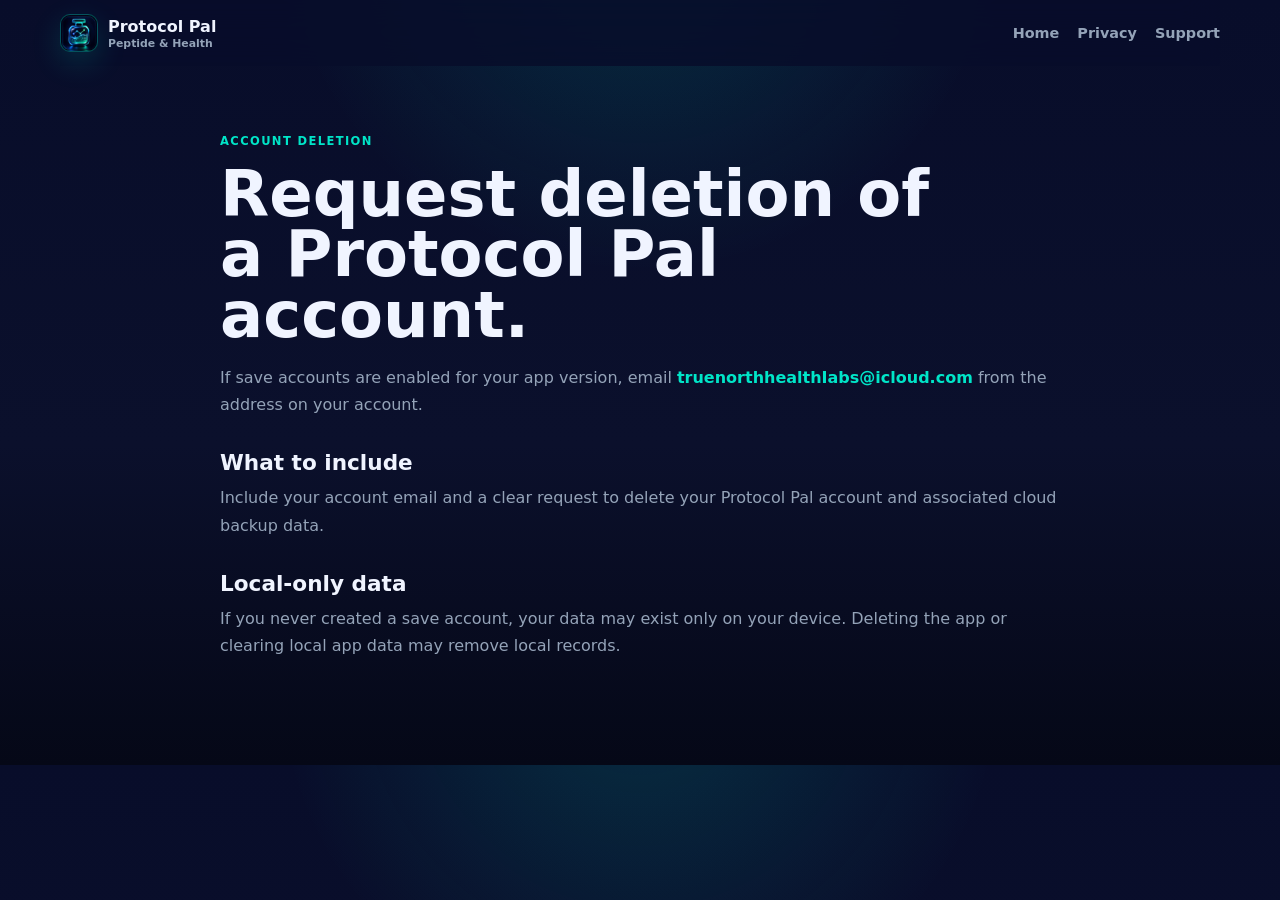
<file: delete-account.html>
<!doctype html>
<html lang="en">
  <head>
    <meta charset="UTF-8" />
    <meta name="viewport" content="width=device-width, initial-scale=1.0" />
    <meta name="description" content="Protocol Pal account deletion request." />
    <link rel="icon" href="[data-uri]" />
    <link rel="stylesheet" href="/styles.css?v=protocol-pal-app-redesign" />
    <title>Delete Account | Protocol Pal</title>
  </head>
  <body>
    <header class="site-header">
      <a class="brand" href="/"><span class="brand-icon" aria-hidden="true"></span><span><strong>Protocol Pal</strong><small>Peptide &amp; Health</small></span></a>
      <nav aria-label="Primary"><a href="/">Home</a><a href="/privacy.html">Privacy</a><a href="/support.html">Support</a></nav>
    </header>
    <main class="legal-page">
      <p class="eyebrow">Account deletion</p>
      <h1>Request deletion of a Protocol Pal account.</h1>
      <p>If save accounts are enabled for your app version, email <a href="mailto:truenorthhealthIabs@icloud.com?subject=Protocol%20Pal%20account%20deletion">truenorthhealthIabs@icloud.com</a> from the address on your account.</p>
      <h2>What to include</h2>
      <p>Include your account email and a clear request to delete your Protocol Pal account and associated cloud backup data.</p>
      <h2>Local-only data</h2>
      <p>If you never created a save account, your data may exist only on your device. Deleting the app or clearing local app data may remove local records.</p>
    </main>
  </body>
</html>
</file>
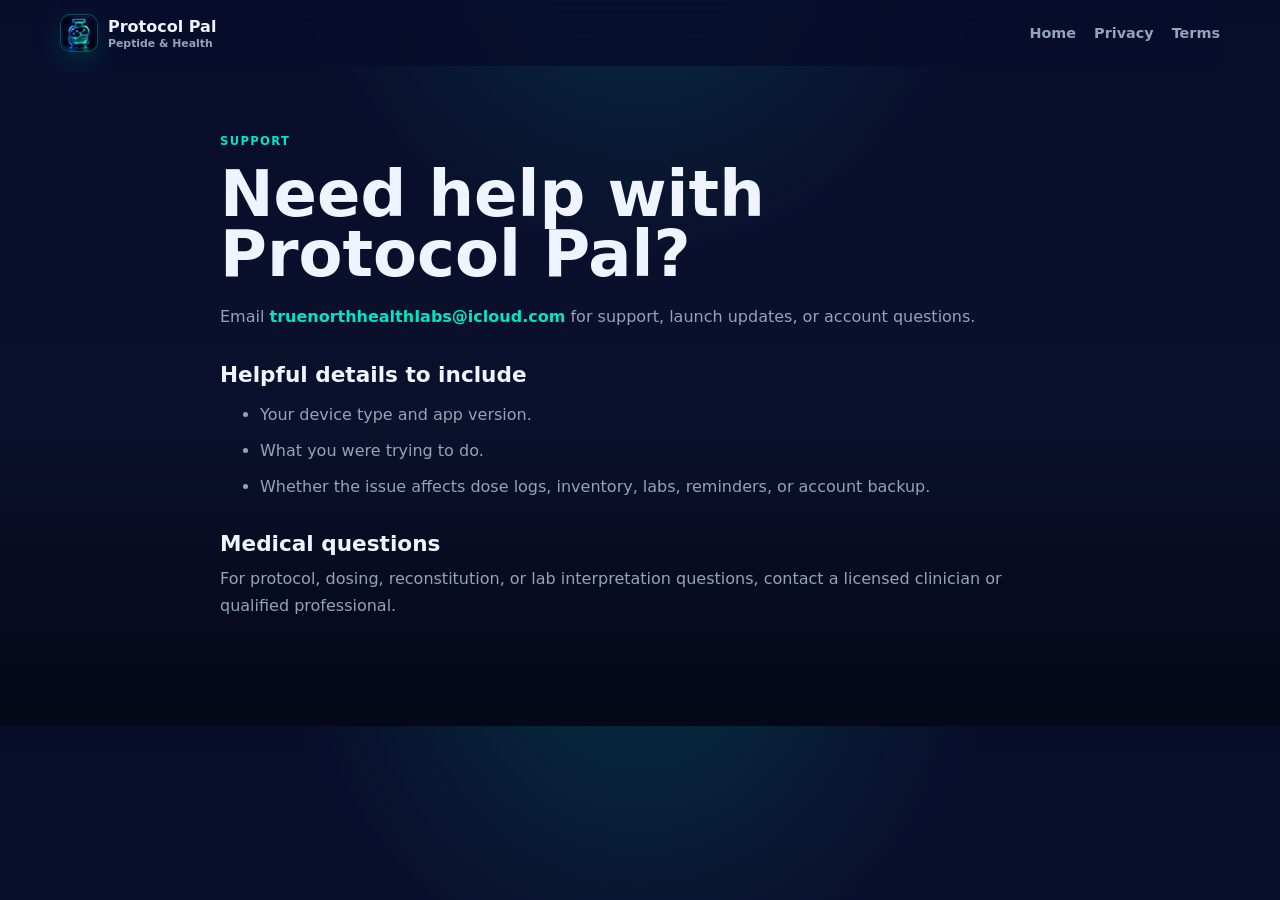
<file: support.html>
<!doctype html>
<html lang="en">
  <head>
    <meta charset="UTF-8" />
    <meta name="viewport" content="width=device-width, initial-scale=1.0" />
    <meta name="description" content="Protocol Pal support." />
    <link rel="icon" href="[data-uri]" />
    <link rel="stylesheet" href="/styles.css?v=protocol-pal-app-redesign" />
    <title>Support | Protocol Pal</title>
  </head>
  <body>
    <header class="site-header">
      <a class="brand" href="/"><span class="brand-icon" aria-hidden="true"></span><span><strong>Protocol Pal</strong><small>Peptide &amp; Health</small></span></a>
      <nav aria-label="Primary"><a href="/">Home</a><a href="/privacy.html">Privacy</a><a href="/terms.html">Terms</a></nav>
    </header>
    <main class="legal-page">
      <p class="eyebrow">Support</p>
      <h1>Need help with Protocol Pal?</h1>
      <p>Email <a href="mailto:truenorthhealthIabs@icloud.com">truenorthhealthIabs@icloud.com</a> for support, launch updates, or account questions.</p>
      <h2>Helpful details to include</h2>
      <ul>
        <li>Your device type and app version.</li>
        <li>What you were trying to do.</li>
        <li>Whether the issue affects dose logs, inventory, labs, reminders, or account backup.</li>
      </ul>
      <h2>Medical questions</h2>
      <p>For protocol, dosing, reconstitution, or lab interpretation questions, contact a licensed clinician or qualified professional.</p>
    </main>
  </body>
</html>
</file>
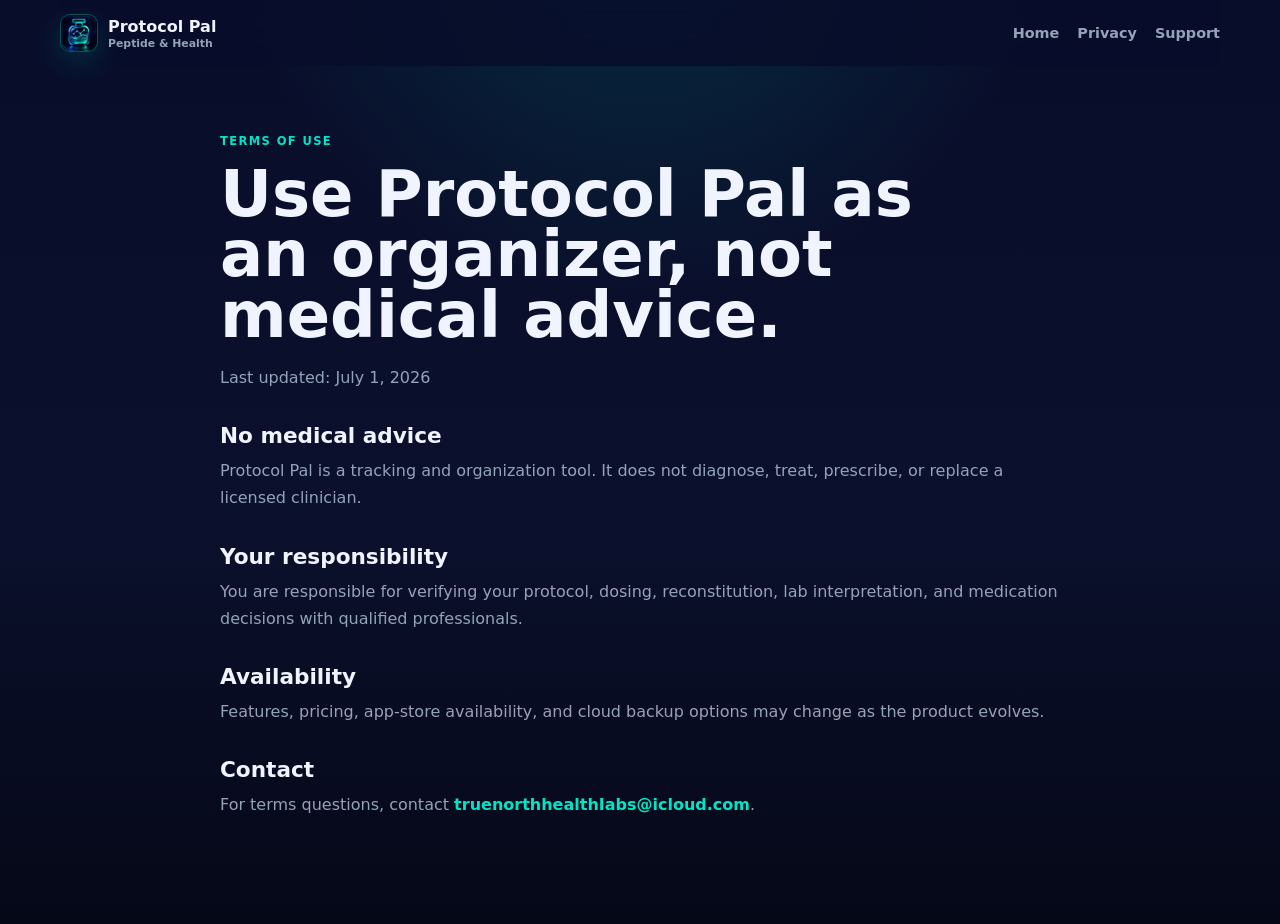
<file: terms.html>
<!doctype html>
<html lang="en">
  <head>
    <meta charset="UTF-8" />
    <meta name="viewport" content="width=device-width, initial-scale=1.0" />
    <meta name="description" content="Protocol Pal terms of use." />
    <link rel="icon" href="[data-uri]" />
    <link rel="stylesheet" href="/styles.css?v=protocol-pal-app-redesign" />
    <title>Terms | Protocol Pal</title>
  </head>
  <body>
    <header class="site-header">
      <a class="brand" href="/"><span class="brand-icon" aria-hidden="true"></span><span><strong>Protocol Pal</strong><small>Peptide &amp; Health</small></span></a>
      <nav aria-label="Primary"><a href="/">Home</a><a href="/privacy.html">Privacy</a><a href="/support.html">Support</a></nav>
    </header>
    <main class="legal-page">
      <p class="eyebrow">Terms of use</p>
      <h1>Use Protocol Pal as an organizer, not medical advice.</h1>
      <p>Last updated: July 1, 2026</p>
      <h2>No medical advice</h2>
      <p>Protocol Pal is a tracking and organization tool. It does not diagnose, treat, prescribe, or replace a licensed clinician.</p>
      <h2>Your responsibility</h2>
      <p>You are responsible for verifying your protocol, dosing, reconstitution, lab interpretation, and medication decisions with qualified professionals.</p>
      <h2>Availability</h2>
      <p>Features, pricing, app-store availability, and cloud backup options may change as the product evolves.</p>
      <h2>Contact</h2>
      <p>For terms questions, contact <a href="mailto:truenorthhealthIabs@icloud.com">truenorthhealthIabs@icloud.com</a>.</p>
    </main>
  </body>
</html>
</file>
<file: styles.css>
:root {
  color-scheme: dark;
  --bg: #080d2a;
  --bg-2: #050817;
  --panel: #0d1435;
  --panel-2: #111a42;
  --panel-3: #0a102c;
  --text: #f0f4ff;
  --muted: #94a3b8;
  --dim: #64748b;
  --line: rgba(0, 229, 200, 0.16);
  --line-strong: rgba(0, 229, 200, 0.32);
  --accent: #00e5c8;
  --accent-2: #38bdf8;
  --orange: #ff8c42;
  --green: #34d399;
  --red: #f87171;
  --blue: #60a5fa;
  --shadow: 0 30px 90px rgba(0, 0, 0, 0.48);
  --app-icon: url("[data-uri]");
  font-family:
    "Plus Jakarta Sans", Inter, ui-sans-serif, system-ui, -apple-system, BlinkMacSystemFont,
    "Segoe UI", sans-serif;
  font-synthesis: none;
  text-rendering: optimizeLegibility;
}

* {
  box-sizing: border-box;
}

html {
  scroll-behavior: smooth;
}

body {
  margin: 0;
  min-width: 320px;
  color: var(--text);
  background:
    radial-gradient(circle at 50% -12%, rgba(0, 229, 200, 0.16), transparent 34%),
    linear-gradient(180deg, #080d2a 0%, #0b102c 58%, #050817 100%);
  -webkit-font-smoothing: antialiased;
}

a {
  color: inherit;
  text-decoration: none;
}

p,
h1,
h2,
h3 {
  margin-top: 0;
}

p {
  color: var(--muted);
  line-height: 1.7;
}

.site-header {
  position: sticky;
  top: 0;
  z-index: 30;
  display: flex;
  align-items: center;
  justify-content: space-between;
  gap: 18px;
  width: min(1160px, calc(100% - 32px));
  margin: 0 auto;
  padding: 14px 0;
  background: rgba(8, 13, 42, 0.86);
  backdrop-filter: blur(18px);
}

.brand,
.footer-brand {
  display: inline-flex;
  align-items: center;
  gap: 10px;
  min-width: 0;
  font-weight: 950;
}

.footer-brand > span {
  display: grid;
  gap: 1px;
}

.footer-brand small {
  color: var(--muted);
  font-size: 0.68rem;
  font-weight: 800;
}

.brand > span {
  display: grid;
  gap: 1px;
  min-width: 0;
}

.brand small {
  color: var(--muted);
  font-size: 0.68rem;
  font-weight: 800;
}

.brand-icon,
.logo-mark {
  width: 38px;
  height: 38px;
  flex: 0 0 auto;
  border: 1px solid rgba(0, 229, 200, 0.32);
  border-radius: 10px;
  background: #080d2a var(--app-icon) center / cover no-repeat;
  box-shadow: 0 10px 30px rgba(0, 229, 200, 0.16);
}

.logo-mark {
  display: inline-block;
}

.site-header nav,
.site-footer nav {
  display: flex;
  align-items: center;
  gap: 18px;
  color: var(--muted);
  font-size: 0.9rem;
  font-weight: 850;
}

.site-header nav a,
.site-footer nav a {
  transition:
    color 160ms ease,
    border-color 160ms ease;
}

.site-header nav a:hover,
.site-footer nav a:hover {
  color: var(--text);
}

.hero {
  min-height: calc(100vh - 66px);
  padding: 54px 0 44px;
  overflow: hidden;
}

.hero-shell {
  display: grid;
  grid-template-columns: minmax(0, 0.9fr) minmax(420px, 1.1fr);
  align-items: center;
  gap: 46px;
  width: min(1160px, calc(100% - 32px));
  margin: 0 auto;
}

.hero-copy {
  padding: 18px 0;
}

.eyebrow {
  margin: 0 0 12px;
  color: var(--accent);
  font-size: 0.72rem;
  font-weight: 950;
  letter-spacing: 0.12em;
  text-transform: uppercase;
}

h1 {
  max-width: 760px;
  margin-bottom: 18px;
  color: var(--text);
  font-size: clamp(3rem, 8vw, 6.2rem);
  line-height: 0.95;
  letter-spacing: 0;
}

.phone-line {
  display: contents;
}

h2 {
  margin-bottom: 0;
  color: var(--text);
  font-size: clamp(2rem, 4vw, 4rem);
  line-height: 1.02;
  letter-spacing: 0;
}

h3 {
  color: var(--text);
  line-height: 1.16;
}

.hero-copy p:not(.eyebrow) {
  max-width: 590px;
  font-size: 1.08rem;
}

.hero-actions {
  display: flex;
  flex-wrap: wrap;
  gap: 12px;
  margin-top: 28px;
}

.button {
  display: inline-flex;
  align-items: center;
  justify-content: center;
  min-height: 48px;
  padding: 0 18px;
  border-radius: 8px;
  font-weight: 950;
  white-space: nowrap;
}

.button.primary {
  color: #031413;
  background: linear-gradient(135deg, #00e5c8, #38bdf8);
  box-shadow: 0 18px 46px rgba(0, 229, 200, 0.22);
}

.button.secondary {
  color: var(--text);
  border: 1px solid var(--line-strong);
  background: rgba(13, 20, 53, 0.72);
}

.app-showcase {
  position: relative;
  min-height: 680px;
}

.phone-frame,
.side-card,
.screen-panel,
.feature-grid article,
.capability-card,
.calc-workbench article,
.library-card-full,
.disclaimer-stack article,
.premium-panel,
.store-column {
  border: 1px solid var(--line);
  background:
    linear-gradient(180deg, rgba(17, 26, 66, 0.96), rgba(8, 13, 42, 0.96)),
    var(--panel);
  box-shadow: var(--shadow);
}

.phone-frame {
  position: absolute;
  left: 0;
  top: 0;
  width: min(370px, 100%);
  min-height: 660px;
  padding: 18px 16px 78px;
  border-radius: 34px;
  overflow: hidden;
}

.phone-frame::before {
  content: "";
  position: absolute;
  inset: 0;
  pointer-events: none;
  background:
    linear-gradient(90deg, rgba(255, 255, 255, 0.08), transparent 18% 82%, rgba(255, 255, 255, 0.05)),
    radial-gradient(circle at 50% 0%, rgba(0, 229, 200, 0.16), transparent 38%);
}

.phone-frame > * {
  position: relative;
}

.phone-status,
.app-header,
.panel-top,
.calc-row,
.site-footer,
.download-section {
  display: flex;
  align-items: center;
  justify-content: space-between;
  gap: 16px;
}

.phone-status {
  margin-bottom: 14px;
  color: var(--muted);
  font-family: "JetBrains Mono", ui-monospace, SFMono-Regular, Menlo, monospace;
  font-size: 0.72rem;
  font-weight: 800;
}

.status-dots {
  color: var(--accent);
}

.app-header {
  margin-bottom: 16px;
}

.app-header div {
  display: grid;
  gap: 3px;
}

.app-header span,
.panel-top span,
.briefing-card span,
.next-dose span,
.mini-report span,
.side-card span,
.feature-grid article span,
.disclaimer-stack article span,
.plan-grid span {
  color: var(--accent);
  font-size: 0.7rem;
  font-weight: 950;
  letter-spacing: 0.08em;
  text-transform: uppercase;
}

.app-header strong,
.panel-top strong {
  color: var(--text);
  font-size: 1rem;
}

.app-badge {
  display: inline-block;
  width: 46px;
  height: 46px;
  border-radius: 12px;
  background: #080d2a var(--app-icon) center / cover no-repeat;
}

.segmented {
  display: grid;
  grid-template-columns: 1fr 1fr;
  gap: 4px;
  margin-bottom: 12px;
  padding: 4px;
  border: 1px solid rgba(148, 163, 184, 0.16);
  border-radius: 12px;
  background: rgba(5, 8, 23, 0.72);
  color: var(--muted);
  font-size: 0.78rem;
  font-weight: 900;
  text-align: center;
}

.segmented span {
  padding: 9px 8px;
  border-radius: 9px;
}

.segmented .active {
  color: #031413;
  background: var(--accent);
}

.briefing-card,
.next-dose,
.mini-report {
  margin-bottom: 12px;
  border: 1px solid var(--line);
  border-radius: 18px;
  background: rgba(13, 20, 53, 0.84);
}

.briefing-card {
  padding: 16px;
}

.briefing-card strong,
.next-dose strong,
.mini-report strong,
.side-card strong {
  display: block;
  color: var(--text);
  font-size: 1.18rem;
}

.briefing-card p {
  margin: 10px 0 0;
  font-size: 0.86rem;
}

.next-dose {
  display: flex;
  align-items: center;
  justify-content: space-between;
  gap: 12px;
  padding: 15px;
  background: rgba(0, 229, 200, 0.08);
}

.next-dose small {
  display: block;
  margin-top: 3px;
  color: var(--muted);
  font-size: 0.75rem;
}

.next-dose a {
  flex: 0 0 auto;
  min-width: 58px;
  padding: 10px 12px;
  border-radius: 10px;
  color: #031413;
  background: var(--accent);
  font-size: 0.82rem;
  font-weight: 950;
  text-align: center;
}

.metric-grid {
  display: grid;
  grid-template-columns: repeat(4, 1fr);
  gap: 8px;
  margin-bottom: 12px;
}

.metric-grid div {
  min-height: 76px;
  padding: 12px 8px;
  border: 1px solid rgba(148, 163, 184, 0.14);
  border-radius: 14px;
  background: rgba(5, 8, 23, 0.66);
}

.metric-grid strong {
  display: block;
  color: var(--text);
  font-family: "JetBrains Mono", ui-monospace, SFMono-Regular, Menlo, monospace;
  font-size: 1.2rem;
}

.metric-grid span {
  color: var(--muted);
  font-size: 0.68rem;
  font-weight: 800;
}

.mini-report {
  padding: 15px;
}

.mini-report strong {
  margin-top: 5px;
  font-size: 0.92rem;
  line-height: 1.45;
}

.app-dock {
  position: absolute;
  right: 14px;
  bottom: 14px;
  left: 14px;
  display: grid;
  grid-template-columns: repeat(5, 1fr);
  gap: 4px;
  padding: 10px 8px;
  border: 1px solid rgba(0, 229, 200, 0.12);
  border-radius: 20px;
  background: rgba(8, 13, 42, 0.96);
  box-shadow: 0 -2px 20px rgba(0, 0, 0, 0.5);
  color: var(--muted);
  font-size: 0.62rem;
  font-weight: 900;
  text-align: center;
}

.app-dock span {
  overflow: hidden;
  padding: 8px 2px;
  border-radius: 12px;
  text-overflow: ellipsis;
  white-space: nowrap;
}

.app-dock .active {
  color: var(--accent);
  background: rgba(0, 229, 200, 0.08);
}

.side-card {
  position: absolute;
  width: 232px;
  padding: 18px;
  border-radius: 18px;
}

.calc-card {
  right: 0;
  top: 72px;
}

.library-card {
  right: 0;
  bottom: 62px;
}

.side-card p {
  margin: 8px 0 0;
  font-size: 0.82rem;
}

.calc-row {
  margin-top: 10px;
  padding: 11px 0 0;
  border-top: 1px solid rgba(148, 163, 184, 0.16);
  color: var(--muted);
  font-size: 0.82rem;
}

.calc-row b {
  color: var(--text);
  font-family: "JetBrains Mono", ui-monospace, SFMono-Regular, Menlo, monospace;
}

.module-strip {
  display: grid;
  grid-template-columns: repeat(5, 1fr);
  gap: 10px;
  width: min(980px, calc(100% - 32px));
  margin: 0 auto 86px;
}

.module-strip span {
  min-height: 48px;
  display: inline-flex;
  align-items: center;
  justify-content: center;
  padding: 0 12px;
  border: 1px solid var(--line);
  border-radius: 8px;
  color: var(--text);
  background: rgba(13, 20, 53, 0.72);
  font-size: 0.86rem;
  font-weight: 950;
}

.section,
.screen-wall,
.privacy-band,
.download-section,
.site-footer,
.legal-page {
  width: min(1160px, calc(100% - 32px));
  margin: 0 auto;
}

.two-column {
  display: grid;
  grid-template-columns: 1fr 0.82fr;
  gap: 50px;
  align-items: end;
  padding: 0 0 52px;
}

.two-column p:last-child {
  margin-bottom: 0;
  font-size: 1rem;
}

.screen-wall {
  display: grid;
  grid-template-columns: repeat(3, 1fr);
  gap: 16px;
  margin-bottom: 94px;
}

.screen-panel {
  min-height: 360px;
  padding: 20px;
  border-radius: 22px;
  overflow: hidden;
}

.panel-top {
  margin-bottom: 20px;
}

.compound-list,
.schedule-stack {
  display: grid;
  gap: 10px;
}

.compound-list div,
.schedule-stack div {
  display: grid;
  grid-template-columns: auto 1fr auto;
  align-items: center;
  gap: 10px;
  min-height: 62px;
  padding: 12px;
  border: 1px solid rgba(148, 163, 184, 0.14);
  border-radius: 14px;
  background: rgba(5, 8, 23, 0.48);
}

.compound-list span,
.schedule-stack span {
  color: var(--text);
  font-weight: 900;
}

.compound-list strong,
.schedule-stack time {
  color: var(--muted);
  font-family: "JetBrains Mono", ui-monospace, SFMono-Regular, Menlo, monospace;
  font-size: 0.74rem;
  font-weight: 850;
}

.schedule-stack div {
  grid-template-columns: 72px 1fr;
}

.dot {
  width: 11px;
  height: 11px;
  border-radius: 999px;
}

.dot.peptide {
  background: var(--accent);
}

.dot.supply {
  background: var(--blue);
}

.dot.supplement {
  background: #86efac;
}

.chart-card {
  height: 188px;
  display: flex;
  align-items: end;
  gap: 12px;
  padding: 18px;
  border: 1px solid rgba(148, 163, 184, 0.14);
  border-radius: 18px;
  background:
    linear-gradient(rgba(56, 189, 248, 0.1) 1px, transparent 1px),
    linear-gradient(90deg, rgba(56, 189, 248, 0.1) 1px, transparent 1px),
    rgba(5, 8, 23, 0.52);
  background-size: 34px 34px;
}

.chart-card i {
  flex: 1;
  min-width: 18px;
  border-radius: 10px 10px 3px 3px;
  background: linear-gradient(180deg, var(--accent), var(--accent-2));
  box-shadow: 0 0 20px rgba(0, 229, 200, 0.18);
}

.panel-note {
  margin: 15px 0 0;
  font-size: 0.88rem;
}

.feature-section {
  padding: 0 0 92px;
}

.section-heading {
  max-width: 720px;
  margin-bottom: 24px;
}

.section-heading.wide {
  max-width: 900px;
}

.section-heading p {
  margin: 16px 0 0;
  font-size: 1rem;
}

.feature-grid {
  display: grid;
  grid-template-columns: repeat(4, 1fr);
  gap: 12px;
}

.feature-grid article {
  min-height: 190px;
  padding: 20px;
  border-radius: 18px;
}

.feature-grid article p {
  margin: 12px 0 0;
  font-size: 0.9rem;
}

.deep-section {
  padding: 0 0 92px;
}

.capability-grid {
  display: grid;
  grid-template-columns: repeat(2, 1fr);
  gap: 14px;
}

.capability-card {
  min-height: 330px;
  padding: 22px;
  border-radius: 20px;
}

.capability-card span,
.calc-workbench span,
.library-card-full span {
  color: var(--accent);
  font-size: 0.7rem;
  font-weight: 950;
  letter-spacing: 0.08em;
  text-transform: uppercase;
}

.capability-card h3 {
  max-width: 440px;
  margin: 10px 0 16px;
  font-size: 1.35rem;
}

.capability-card ul {
  display: grid;
  gap: 10px;
  margin: 0;
  padding: 0;
  list-style: none;
}

.capability-card li {
  position: relative;
  padding-left: 18px;
  color: var(--muted);
  font-size: 0.92rem;
  line-height: 1.55;
}

.capability-card li::before {
  content: "";
  position: absolute;
  top: 0.68em;
  left: 0;
  width: 7px;
  height: 7px;
  border-radius: 999px;
  background: var(--accent);
  box-shadow: 0 0 18px rgba(0, 229, 200, 0.3);
}

.calculator-lab {
  display: grid;
  grid-template-columns: 0.85fr 1.15fr;
  gap: 26px;
  align-items: center;
  padding: 0 0 94px;
}

.calculator-lab h2 {
  font-size: clamp(2rem, 4vw, 3.7rem);
}

.calc-workbench {
  display: grid;
  grid-template-columns: repeat(2, 1fr);
  gap: 12px;
}

.calc-workbench article {
  min-height: 148px;
  padding: 20px;
  border-radius: 18px;
}

.calc-workbench strong {
  display: block;
  margin: 12px 0 4px;
  color: var(--text);
  font-family: "JetBrains Mono", ui-monospace, SFMono-Regular, Menlo, monospace;
  font-size: 1.35rem;
}

.calc-workbench small {
  color: var(--muted);
  font-size: 0.86rem;
  font-weight: 850;
}

.library-section {
  padding: 0 0 92px;
}

.library-grid {
  display: grid;
  grid-template-columns: repeat(2, 1fr);
  gap: 14px;
}

.library-card-full {
  min-height: 228px;
  padding: 22px;
  border-radius: 20px;
}

.compound-cloud {
  display: flex;
  flex-wrap: wrap;
  gap: 8px;
  margin-top: 18px;
}

.compound-cloud b {
  display: inline-flex;
  align-items: center;
  min-height: 34px;
  padding: 0 11px;
  border: 1px solid rgba(148, 163, 184, 0.16);
  border-radius: 8px;
  color: var(--text);
  background: rgba(5, 8, 23, 0.52);
  font-size: 0.82rem;
  font-weight: 900;
  line-height: 1.15;
}

.privacy-band {
  display: grid;
  grid-template-columns: 0.8fr 1fr;
  gap: 32px;
  align-items: center;
  padding: 0 0 96px;
}

.privacy-copy p:last-child {
  margin-bottom: 0;
}

.disclaimer-stack {
  display: grid;
  gap: 12px;
}

.disclaimer-stack article {
  padding: 18px;
  border-radius: 16px;
}

.disclaimer-stack article:nth-child(1) {
  border-color: rgba(255, 140, 66, 0.36);
}

.disclaimer-stack article:nth-child(2) {
  border-color: rgba(56, 189, 248, 0.28);
}

.disclaimer-stack p {
  margin: 8px 0 0;
  font-size: 0.88rem;
}

.download-section {
  align-items: stretch;
  gap: 16px;
  padding-bottom: 84px;
}

.premium-panel,
.store-column {
  border-radius: 22px;
}

.premium-panel {
  flex: 1;
  padding: 26px;
}

.premium-panel h2 {
  max-width: 680px;
  font-size: clamp(2rem, 4.2vw, 4.8rem);
}

.plan-grid {
  display: grid;
  grid-template-columns: repeat(2, 1fr);
  gap: 12px;
  margin-top: 26px;
}

.plan-grid article {
  min-height: 132px;
  padding: 18px;
  border: 1px solid rgba(148, 163, 184, 0.16);
  border-radius: 16px;
  background: rgba(5, 8, 23, 0.54);
}

.plan-grid .highlight {
  border-color: rgba(0, 229, 200, 0.42);
  background: linear-gradient(135deg, rgba(0, 229, 200, 0.18), rgba(56, 189, 248, 0.08));
}

.plan-grid strong {
  display: block;
  margin: 9px 0 4px;
  color: var(--text);
  font-size: 1.35rem;
}

.plan-grid small {
  color: var(--muted);
  font-weight: 850;
}

.store-column {
  width: min(100%, 330px);
  display: grid;
  align-content: center;
  justify-items: center;
  gap: 12px;
  padding: 22px;
}

.store-button {
  display: inline-flex;
  align-items: center;
  justify-content: center;
  width: max-content;
  max-width: 100%;
  border-radius: 8px;
}

.store-button img {
  display: block;
  width: auto;
  height: 56px;
  max-width: 100%;
}

.google-play-badge img {
  height: 78px;
}

.store-column p {
  margin: 4px 0 0;
  font-size: 0.82rem;
  text-align: center;
}

.site-footer {
  display: grid;
  grid-template-columns: auto minmax(0, 1fr);
  align-items: center;
  gap: 24px;
  padding: 28px 0 44px;
  border-top: 1px solid rgba(148, 163, 184, 0.14);
}

.site-footer nav {
  display: grid;
  justify-items: end;
  gap: 10px;
  flex-wrap: wrap;
  justify-content: flex-end;
}

.footer-links {
  display: flex;
  flex-wrap: wrap;
  justify-content: flex-end;
  gap: 16px;
}

.footer-email {
  color: var(--text);
  font-size: 0.86rem;
  overflow-wrap: anywhere;
}

.legal-page {
  max-width: 840px;
  padding: 66px 0 90px;
}

.legal-page h1 {
  font-size: clamp(2.2rem, 5vw, 4.6rem);
}

.legal-page h2 {
  margin: 34px 0 10px;
  font-size: 1.35rem;
}

.legal-page a {
  color: var(--accent);
  font-weight: 900;
}

.legal-page li {
  margin-bottom: 10px;
  color: var(--muted);
  line-height: 1.6;
}

@media (max-width: 980px) {
  .site-header {
    align-items: flex-start;
  }

  .site-header nav {
    flex-wrap: wrap;
    justify-content: flex-end;
    row-gap: 8px;
  }

  .hero-shell,
  .two-column,
  .privacy-band {
    grid-template-columns: 1fr;
  }

  .hero-shell {
    gap: 22px;
  }

  h1 {
    max-width: 860px;
    font-size: clamp(4.25rem, 10vw, 5.8rem);
  }

  h2 {
    font-size: clamp(2.6rem, 6.2vw, 4rem);
  }

  .app-showcase {
    min-height: 720px;
    max-width: 680px;
    width: 100%;
    margin: 0 auto;
  }

  .phone-frame {
    right: auto;
    left: 50%;
    transform: translateX(-50%);
  }

  .side-card {
    width: min(250px, calc(50% - 16px));
  }

  .calc-card {
    left: 0;
    right: auto;
    top: 420px;
  }

  .library-card {
    right: 0;
    bottom: 18px;
  }

  .screen-wall,
  .feature-grid,
  .capability-grid,
  .library-grid {
    grid-template-columns: repeat(2, 1fr);
  }

  .calculator-lab {
    grid-template-columns: 1fr;
  }

  .download-section {
    flex-direction: column;
  }

  .store-column {
    width: 100%;
    align-content: start;
    grid-template-columns: repeat(2, max-content);
    align-items: center;
    justify-content: center;
    column-gap: 16px;
  }

  .store-column p {
    grid-column: 1 / -1;
  }
}

@media (max-width: 680px) {
  body {
    background:
      radial-gradient(circle at 50% -6%, rgba(0, 229, 200, 0.12), transparent 28%),
      linear-gradient(180deg, #080d2a 0%, #0b102c 58%, #050817 100%);
  }

  .site-header,
  .site-footer {
    width: min(100% - 24px, 1160px);
  }

  .site-header {
    position: relative;
    display: grid;
    gap: 14px;
    padding: 12px 0 8px;
  }

  .site-header nav,
  .site-footer nav {
    display: grid;
    grid-template-columns: repeat(3, minmax(0, 1fr));
    width: 100%;
    justify-content: flex-start;
    gap: 8px;
    overflow: visible;
    padding-bottom: 4px;
    font-size: 0.82rem;
  }

  .site-header nav a,
  .site-footer nav a {
    flex: 0 1 auto;
    min-height: 36px;
    display: inline-flex;
    align-items: center;
    justify-content: center;
    padding: 0 10px;
    border: 1px solid rgba(148, 163, 184, 0.14);
    border-radius: 8px;
    background: rgba(5, 8, 23, 0.32);
  }

  .site-footer {
    grid-template-columns: 1fr;
    align-items: start;
    gap: 18px;
    padding-bottom: 34px;
  }

  .site-footer nav {
    grid-template-columns: 1fr;
    justify-items: start;
  }

  .footer-links {
    display: grid;
    grid-template-columns: repeat(2, minmax(0, 1fr));
    gap: 8px;
    width: 100%;
  }

  .site-footer .footer-email {
    justify-content: flex-start;
    width: 100%;
    text-align: left;
  }

  .hero {
    min-height: 0;
    padding: 22px 0 38px;
  }

  .hero-shell,
  .section,
  .screen-wall,
  .privacy-band,
  .download-section,
  .legal-page {
    width: min(100% - 24px, 1160px);
  }

  h1 {
    max-width: 100%;
    font-size: clamp(2.5rem, 11vw, 3.65rem);
    line-height: 0.98;
  }

  .phone-line {
    display: block;
  }

  h2,
  .premium-panel h2,
  .calculator-lab h2 {
    font-size: clamp(2.15rem, 10vw, 3.35rem);
    line-height: 1.04;
  }

  .hero-copy p:not(.eyebrow),
  .section-heading p,
  .two-column p:last-child {
    font-size: 0.98rem;
  }

  .app-showcase {
    max-width: 430px;
    min-height: 0;
  }

  .phone-frame {
    width: 100%;
    min-height: 616px;
    padding-right: 13px;
    padding-left: 13px;
    border-radius: 28px;
  }

  .metric-grid {
    grid-template-columns: repeat(2, 1fr);
  }

  .side-card {
    position: relative;
    inset: auto;
    width: 100%;
    margin-top: 12px;
  }

  .main-phone {
    position: relative;
    left: auto;
    transform: none;
  }

  .app-showcase {
    display: grid;
  }

  .module-strip {
    grid-template-columns: repeat(2, 1fr);
    width: min(100% - 24px, 980px);
    margin-bottom: 58px;
  }

  .module-strip span:last-child {
    grid-column: 1 / -1;
  }

  .screen-wall,
  .feature-grid,
  .capability-grid,
  .calc-workbench,
  .library-grid,
  .plan-grid {
    grid-template-columns: 1fr;
  }

  .two-column,
  .feature-section,
  .deep-section,
  .calculator-lab,
  .library-section {
    padding-bottom: 64px;
  }

  .screen-wall {
    margin-bottom: 64px;
  }

  .screen-panel,
  .capability-card,
  .library-card-full,
  .premium-panel,
  .store-column {
    border-radius: 16px;
  }

  .screen-panel,
  .capability-card,
  .library-card-full,
  .premium-panel {
    padding: 18px;
  }

  .feature-grid article {
    min-height: 0;
    padding: 18px;
  }

  .privacy-band,
  .download-section {
    padding-bottom: 62px;
  }

  .download-section {
    gap: 12px;
  }

  .store-column {
    grid-template-columns: 1fr;
    justify-items: center;
    padding: 18px;
  }

  .store-column p {
    grid-column: auto;
  }

  .app-dock {
    font-size: 0.58rem;
  }
}

@media (max-width: 430px) {
  .brand-icon,
  .logo-mark {
    width: 34px;
    height: 34px;
    border-radius: 9px;
  }

  .brand strong {
    font-size: 0.98rem;
  }

  .brand small {
    font-size: 0.62rem;
  }

  .hero-actions {
    display: grid;
    grid-template-columns: 1fr;
  }

  .button {
    width: 100%;
    min-height: 46px;
  }

  .phone-frame {
    min-height: 594px;
    padding: 14px 11px 72px;
  }

  .phone-status,
  .app-header,
  .briefing-card,
  .next-dose,
  .mini-report {
    margin-bottom: 10px;
  }

  .app-header strong,
  .briefing-card strong,
  .next-dose strong {
    font-size: 1rem;
  }

  .app-badge {
    width: 40px;
    height: 40px;
    border-radius: 10px;
  }

  .briefing-card,
  .next-dose,
  .mini-report {
    border-radius: 14px;
  }

  .briefing-card,
  .next-dose,
  .mini-report,
  .side-card {
    padding: 13px;
  }

  .briefing-card p,
  .side-card p {
    font-size: 0.8rem;
  }

  .metric-grid div {
    min-height: 66px;
    padding: 10px 8px;
  }

  .metric-grid strong {
    font-size: 1.05rem;
  }

  .app-dock {
    right: 10px;
    bottom: 10px;
    left: 10px;
    padding: 8px 6px;
  }

  .store-button img {
    height: 50px;
  }

  .google-play-badge img {
    height: 70px;
  }
}

@media (min-width: 981px) and (max-width: 1180px) {
  .hero-shell {
    grid-template-columns: minmax(0, 0.86fr) minmax(390px, 1fr);
    gap: 28px;
  }

  h1 {
    font-size: clamp(4.4rem, 7.5vw, 5.6rem);
  }

  .app-showcase {
    min-height: 640px;
  }

  .phone-frame {
    width: 340px;
    min-height: 630px;
  }

  .side-card {
    width: 214px;
  }

  .feature-grid {
    grid-template-columns: repeat(3, 1fr);
  }
}
</file>
